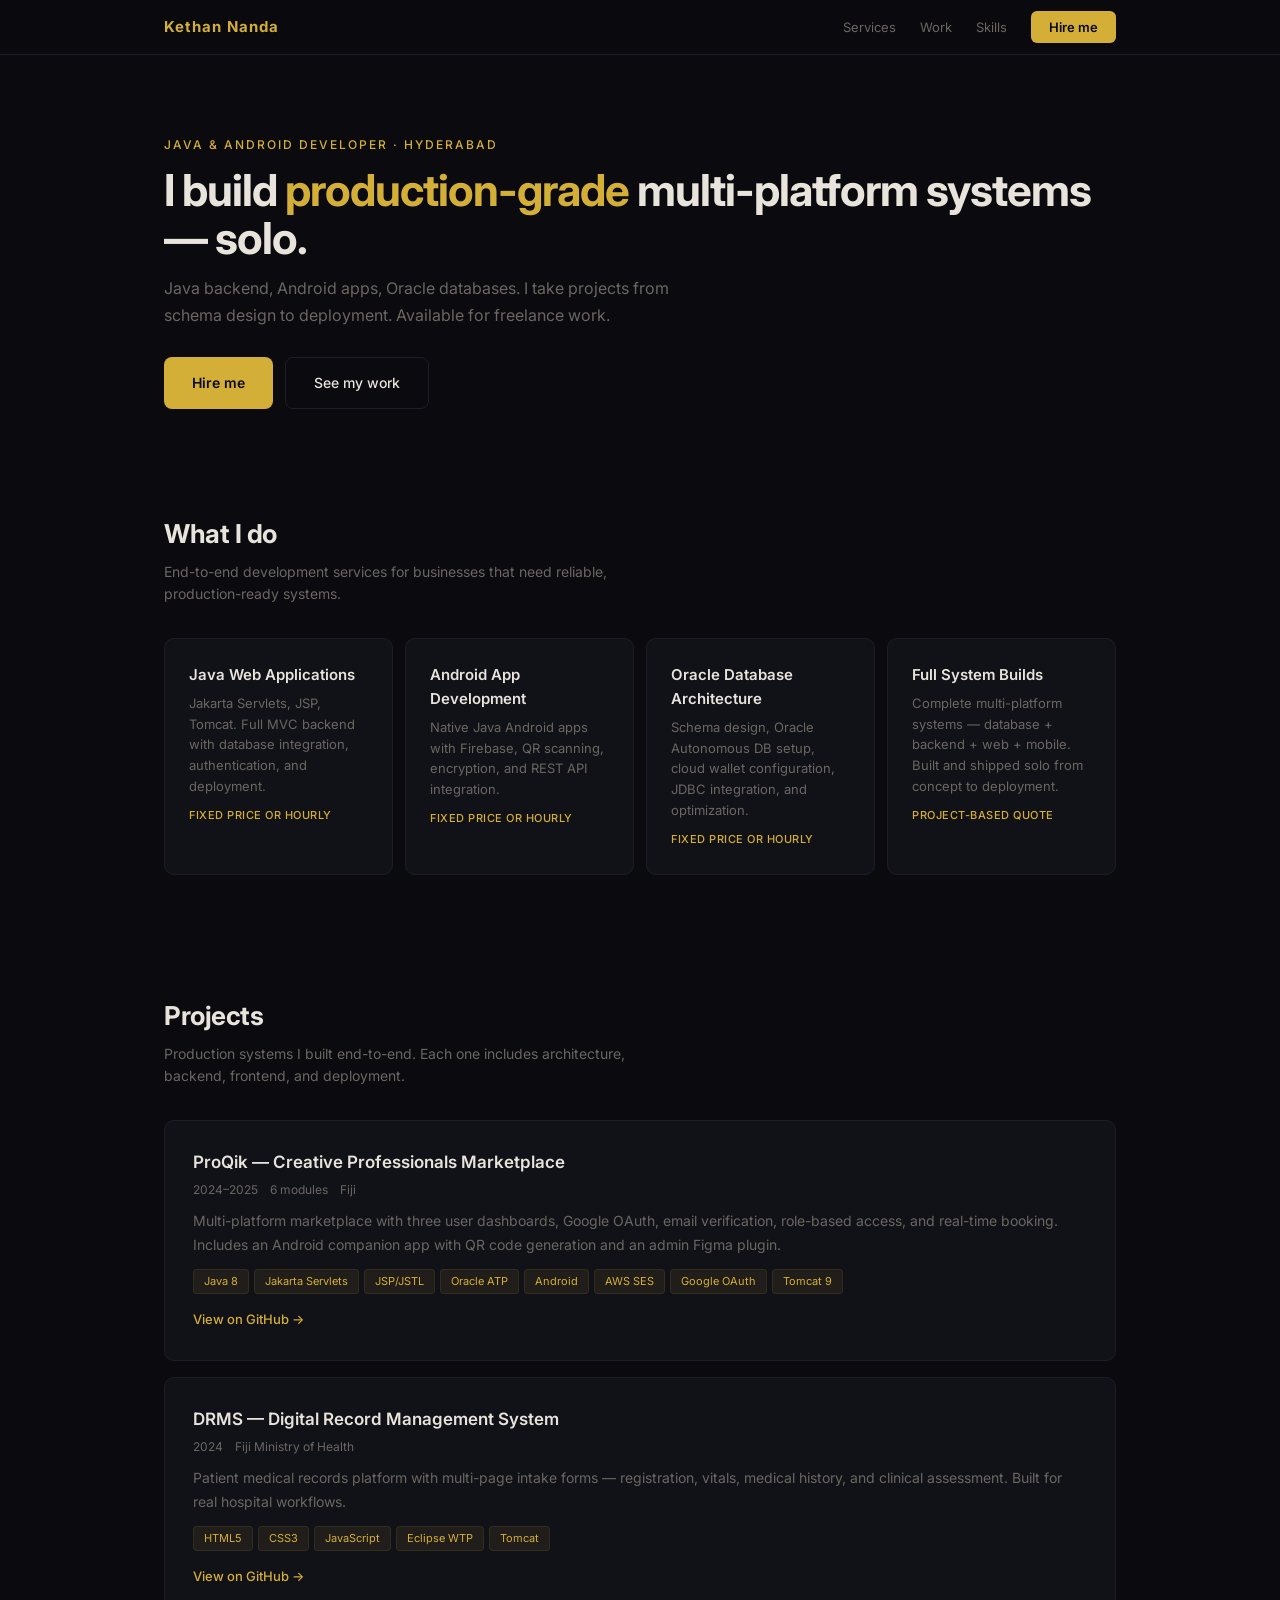
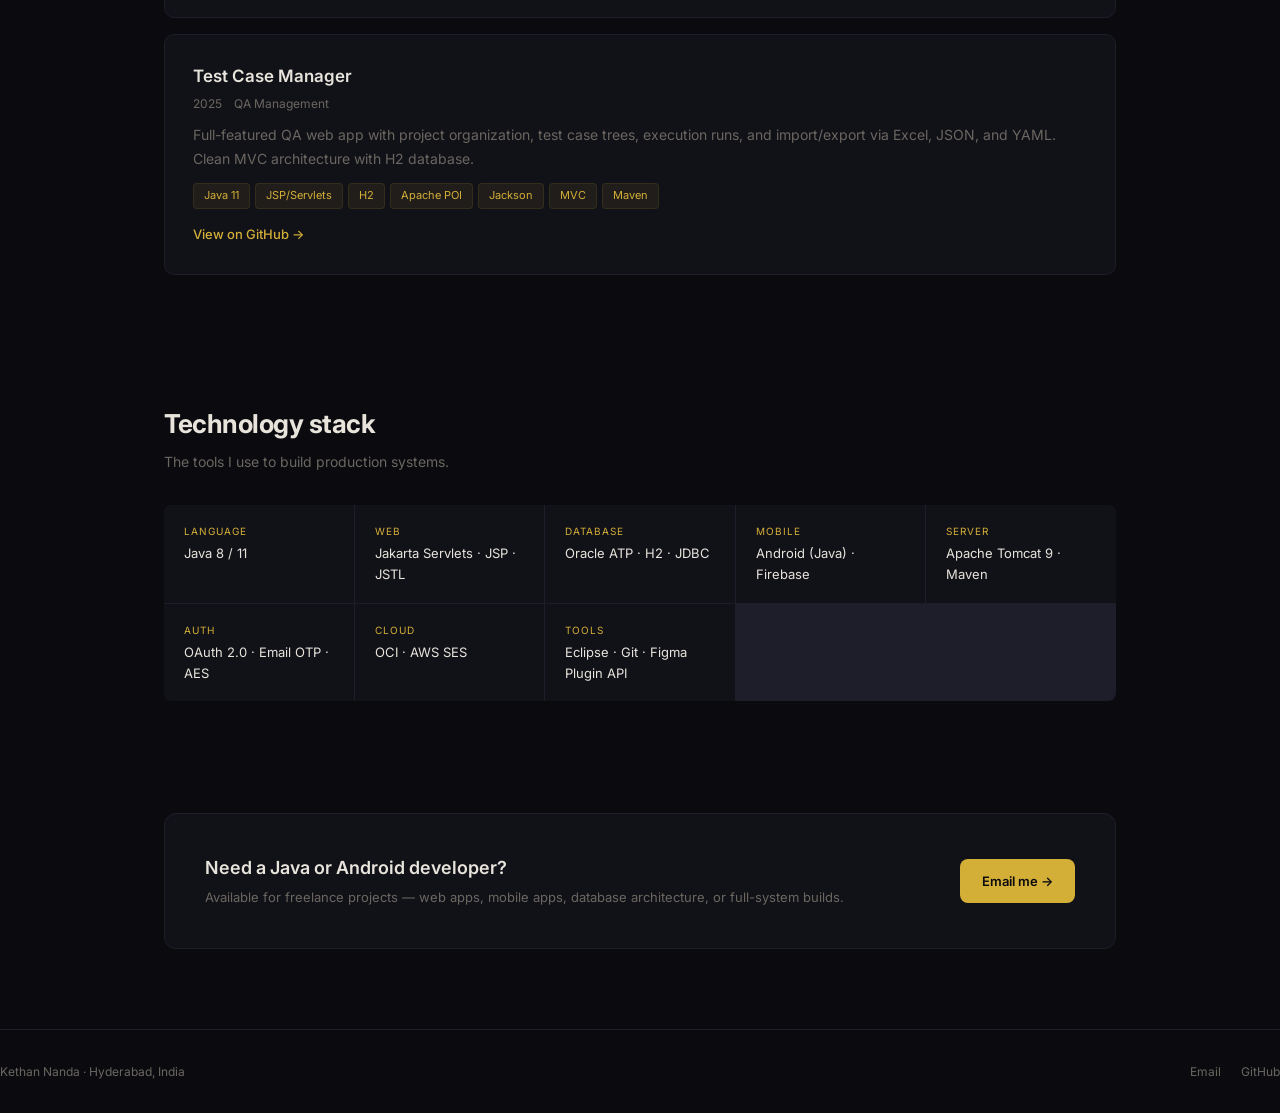
<file: docs/index.html>
<!DOCTYPE html>
<html lang="en">
<head>
<meta charset="UTF-8">
<meta name="viewport" content="width=device-width, initial-scale=1.0">
<title>Kethan Nanda — Java & Android Freelance Developer | Hyderabad</title>
<meta name="description" content="Freelance Java developer in Hyderabad. I build complete multi-platform systems — web apps, Android apps, Oracle databases. Available for hire.">
<meta name="keywords" content="Java developer freelance, Android developer Hyderabad, Java web applications, Oracle database, freelance full stack">
<link href="https://fonts.googleapis.com/css2?family=Inter:wght@400;500;600;700&display=swap" rel="stylesheet">
<style>
:root{--bg:#0a0a0f;--surface:#111118;--border:#1e1e2a;--gold:#d4af37;--gold-dim:#a8882e;--gold-soft:rgba(212,175,55,.08);--text:#e8e4dc;--muted:#6b6760;--font:'Inter',system-ui,sans-serif}
*{margin:0;padding:0;box-sizing:border-box}
html{scroll-behavior:smooth}
body{font-family:var(--font);background:var(--bg);color:var(--text);line-height:1.6;-webkit-font-smoothing:antialiased}

/* nav */
nav{position:sticky;top:0;z-index:50;background:rgba(10,10,15,.85);backdrop-filter:blur(16px);border-bottom:1px solid var(--border)}
.nav-inner{max-width:1000px;margin:0 auto;display:flex;justify-content:space-between;align-items:center;padding:14px 24px}
.nav-logo{font-weight:700;font-size:15px;letter-spacing:1px;color:var(--gold);text-decoration:none}
.nav-links{display:flex;gap:24px;list-style:none}
.nav-links a{color:var(--muted);text-decoration:none;font-size:13px;transition:color .2s}
.nav-links a:hover{color:var(--text)}
.contact-btn{background:var(--gold);color:var(--bg)!important;padding:8px 18px;border-radius:6px;font-weight:600!important}
.contact-btn:hover{background:var(--gold-dim)!important}

/* layout */
.container{max-width:1000px;margin:0 auto;padding:0 24px}

/* hero */
.hero{padding:80px 0 48px}
.hero .tag{font-size:12px;color:var(--gold);letter-spacing:2px;text-transform:uppercase;margin-bottom:12px;font-weight:500}
.hero h1{font-size:44px;font-weight:700;line-height:1.1;letter-spacing:-1px;margin-bottom:12px}
.hero h1 span{color:var(--gold)}
.hero p{font-size:16px;color:var(--muted);max-width:520px;line-height:1.7;margin-bottom:28px}
.hero-actions{display:flex;gap:12px;flex-wrap:wrap}
.btn-primary{display:inline-flex;align-items:center;gap:8px;padding:14px 28px;background:var(--gold);color:var(--bg);border:none;border-radius:8px;font-size:14px;font-weight:600;cursor:pointer;text-decoration:none;transition:all .25s}
.btn-primary:hover{background:var(--gold-dim);transform:translateY(-1px)}
.btn-secondary{display:inline-flex;align-items:center;gap:8px;padding:14px 28px;background:transparent;color:var(--text);border:1px solid var(--border);border-radius:8px;font-size:14px;font-weight:500;cursor:pointer;text-decoration:none;transition:all .25s}
.btn-secondary:hover{border-color:var(--gold);color:var(--gold)}

/* section */
.section{padding:56px 0}
.section h2{font-size:26px;font-weight:700;letter-spacing:-.5px;margin-bottom:6px}
.section .sub{font-size:14px;color:var(--muted);margin-bottom:32px;max-width:480px}

/* services */
.services{display:grid;grid-template-columns:repeat(auto-fit,minmax(220px,1fr));gap:12px;margin-bottom:8px}
.service-card{background:var(--surface);border:1px solid var(--border);border-radius:10px;padding:24px;transition:border-color .2s}
.service-card:hover{border-color:rgba(212,175,55,.2)}
.service-card h3{font-size:15px;font-weight:600;margin-bottom:6px}
.service-card p{font-size:13px;color:var(--muted);line-height:1.6}
.service-card .rate{display:inline-block;margin-top:10px;font-size:11px;color:var(--gold);font-weight:500;letter-spacing:.5px;text-transform:uppercase}

/* projects */
.project-card{background:var(--surface);border:1px solid var(--border);border-radius:10px;padding:28px;margin-bottom:16px;transition:border-color .2s}
.project-card:hover{border-color:rgba(212,175,55,.15)}
.project-card h3{font-size:17px;font-weight:600;margin-bottom:4px}
.project-card .meta{font-size:12px;color:var(--muted);margin-bottom:10px;display:flex;gap:12px;flex-wrap:wrap}
.project-card .meta span{display:flex;align-items:center;gap:4px}
.project-card p{font-size:14px;color:var(--muted);line-height:1.7;margin-bottom:12px}
.tags{display:flex;flex-wrap:wrap;gap:5px;margin-bottom:12px}
.tags span{padding:3px 10px;background:var(--gold-soft);border:1px solid rgba(212,175,55,.1);border-radius:4px;font-size:11px;color:var(--gold)}
.project-card .link{display:inline-flex;align-items:center;gap:4px;font-size:13px;color:var(--gold);text-decoration:none;font-weight:500;transition:gap .2s}
.project-card .link:hover{gap:8px}

/* skills grid */
.skills-grid{display:grid;grid-template-columns:repeat(auto-fit,minmax(160px,1fr));gap:1px;background:var(--border);border-radius:8px;overflow:hidden}
.skill-item{background:var(--surface);padding:18px 20px}
.skill-item .label{font-size:10px;text-transform:uppercase;letter-spacing:1px;color:var(--gold);margin-bottom:4px}
.skill-item .value{font-size:13px;color:var(--text)}

/* contact */
.contact-section{background:var(--surface);border:1px solid var(--border);border-radius:12px;padding:40px;display:flex;justify-content:space-between;align-items:center;gap:24px;flex-wrap:wrap}
.contact-section h3{font-size:18px;font-weight:600;margin-bottom:4px}
.contact-section p{font-size:13px;color:var(--muted)}
.contact-section a{display:inline-flex;align-items:center;gap:8px;padding:12px 22px;background:var(--gold);color:var(--bg);border-radius:8px;text-decoration:none;font-size:13px;font-weight:600;transition:background .2s;white-space:nowrap}
.contact-section a:hover{background:var(--gold-dim)}

/* footer */
footer{padding:32px 0;border-top:1px solid var(--border);display:flex;justify-content:space-between;align-items:center;flex-wrap:wrap;gap:12px;margin-top:24px}
footer p{font-size:12px;color:var(--muted)}
footer .links{display:flex;gap:20px}
footer .links a{font-size:12px;color:var(--muted);text-decoration:none;transition:color .2s}
footer .links a:hover{color:var(--text)}

/* responsive */
@media(max-width:640px){
  .hero h1{font-size:30px}
  .nav-links{gap:14px}
  .nav-links a{font-size:12px}
  .contact-section{padding:28px;flex-direction:column;text-align:center}
}
</style>
</head>
<body>

<nav>
  <div class="nav-inner">
    <a href="#" class="nav-logo">Kethan Nanda</a>
    <ul class="nav-links">
      <li><a href="#services">Services</a></li>
      <li><a href="#work">Work</a></li>
      <li><a href="#skills">Skills</a></li>
      <li><a href="#contact" class="contact-btn">Hire me</a></li>
    </ul>
  </div>
</nav>

<div class="container">

<!-- hero -->
<section class="hero" id="home">
  <div class="tag">Java &amp; Android Developer · Hyderabad</div>
  <h1>I build <span>production-grade</span> multi-platform systems — solo.</h1>
  <p>Java backend, Android apps, Oracle databases. I take projects from schema design to deployment. Available for freelance work.</p>
  <div class="hero-actions">
    <a href="#contact" class="btn-primary">Hire me</a>
    <a href="#work" class="btn-secondary">See my work</a>
  </div>
</section>

<!-- services -->
<section class="section" id="services">
  <h2>What I do</h2>
  <p class="sub">End-to-end development services for businesses that need reliable, production-ready systems.</p>
  <div class="services">
    <div class="service-card">
      <h3>Java Web Applications</h3>
      <p>Jakarta Servlets, JSP, Tomcat. Full MVC backend with database integration, authentication, and deployment.</p>
      <span class="rate">Fixed price or hourly</span>
    </div>
    <div class="service-card">
      <h3>Android App Development</h3>
      <p>Native Java Android apps with Firebase, QR scanning, encryption, and REST API integration.</p>
      <span class="rate">Fixed price or hourly</span>
    </div>
    <div class="service-card">
      <h3>Oracle Database Architecture</h3>
      <p>Schema design, Oracle Autonomous DB setup, cloud wallet configuration, JDBC integration, and optimization.</p>
      <span class="rate">Fixed price or hourly</span>
    </div>
    <div class="service-card">
      <h3>Full System Builds</h3>
      <p>Complete multi-platform systems — database + backend + web + mobile. Built and shipped solo from concept to deployment.</p>
      <span class="rate">Project-based quote</span>
    </div>
  </div>
</section>

<!-- work -->
<section class="section" id="work">
  <h2>Projects</h2>
  <p class="sub">Production systems I built end-to-end. Each one includes architecture, backend, frontend, and deployment.</p>

  <div class="project-card">
    <h3>ProQik — Creative Professionals Marketplace</h3>
    <div class="meta"><span>2024–2025</span><span>6 modules</span><span>Fiji</span></div>
    <p>Multi-platform marketplace with three user dashboards, Google OAuth, email verification, role-based access, and real-time booking. Includes an Android companion app with QR code generation and an admin Figma plugin.</p>
    <div class="tags">
      <span>Java 8</span><span>Jakarta Servlets</span><span>JSP/JSTL</span><span>Oracle ATP</span>
      <span>Android</span><span>AWS SES</span><span>Google OAuth</span><span>Tomcat 9</span>
    </div>
    <a href="https://github.com/kethannebula-prog/proqik" target="_blank" class="link">View on GitHub →</a>
  </div>

  <div class="project-card">
    <h3>DRMS — Digital Record Management System</h3>
    <div class="meta"><span>2024</span><span>Fiji Ministry of Health</span></div>
    <p>Patient medical records platform with multi-page intake forms — registration, vitals, medical history, and clinical assessment. Built for real hospital workflows.</p>
    <div class="tags">
      <span>HTML5</span><span>CSS3</span><span>JavaScript</span><span>Eclipse WTP</span><span>Tomcat</span>
    </div>
    <a href="https://github.com/kethannebula-prog/DRMS" target="_blank" class="link">View on GitHub →</a>
  </div>

  <div class="project-card">
    <h3>Test Case Manager</h3>
    <div class="meta"><span>2025</span><span>QA Management</span></div>
    <p>Full-featured QA web app with project organization, test case trees, execution runs, and import/export via Excel, JSON, and YAML. Clean MVC architecture with H2 database.</p>
    <div class="tags">
      <span>Java 11</span><span>JSP/Servlets</span><span>H2</span><span>Apache POI</span>
      <span>Jackson</span><span>MVC</span><span>Maven</span>
    </div>
    <a href="https://github.com/kethannebula-prog/testcase-manager" target="_blank" class="link">View on GitHub →</a>
  </div>
</section>

<!-- skills -->
<section class="section" id="skills">
  <h2>Technology stack</h2>
  <p class="sub">The tools I use to build production systems.</p>
  <div class="skills-grid">
    <div class="skill-item"><div class="label">Language</div><div class="value">Java 8 / 11</div></div>
    <div class="skill-item"><div class="label">Web</div><div class="value">Jakarta Servlets · JSP · JSTL</div></div>
    <div class="skill-item"><div class="label">Database</div><div class="value">Oracle ATP · H2 · JDBC</div></div>
    <div class="skill-item"><div class="label">Mobile</div><div class="value">Android (Java) · Firebase</div></div>
    <div class="skill-item"><div class="label">Server</div><div class="value">Apache Tomcat 9 · Maven</div></div>
    <div class="skill-item"><div class="label">Auth</div><div class="value">OAuth 2.0 · Email OTP · AES</div></div>
    <div class="skill-item"><div class="label">Cloud</div><div class="value">OCI · AWS SES</div></div>
    <div class="skill-item"><div class="label">Tools</div><div class="value">Eclipse · Git · Figma Plugin API</div></div>
  </div>
</section>

<!-- contact -->
<section class="section" id="contact">
  <div class="contact-section">
    <div>
      <h3>Need a Java or Android developer?</h3>
      <p>Available for freelance projects — web apps, mobile apps, database architecture, or full-system builds.</p>
    </div>
    <a href="mailto:kethannebula@gmail.com">Email me →</a>
  </div>
</section>

</div>

<footer>
  <p>Kethan Nanda · Hyderabad, India</p>
  <div class="links">
    <a href="mailto:kethannebula@gmail.com">Email</a>
    <a href="https://github.com/kethannebula-prog" target="_blank">GitHub</a>
  </div>
</footer>

</body>
</html>
</file>
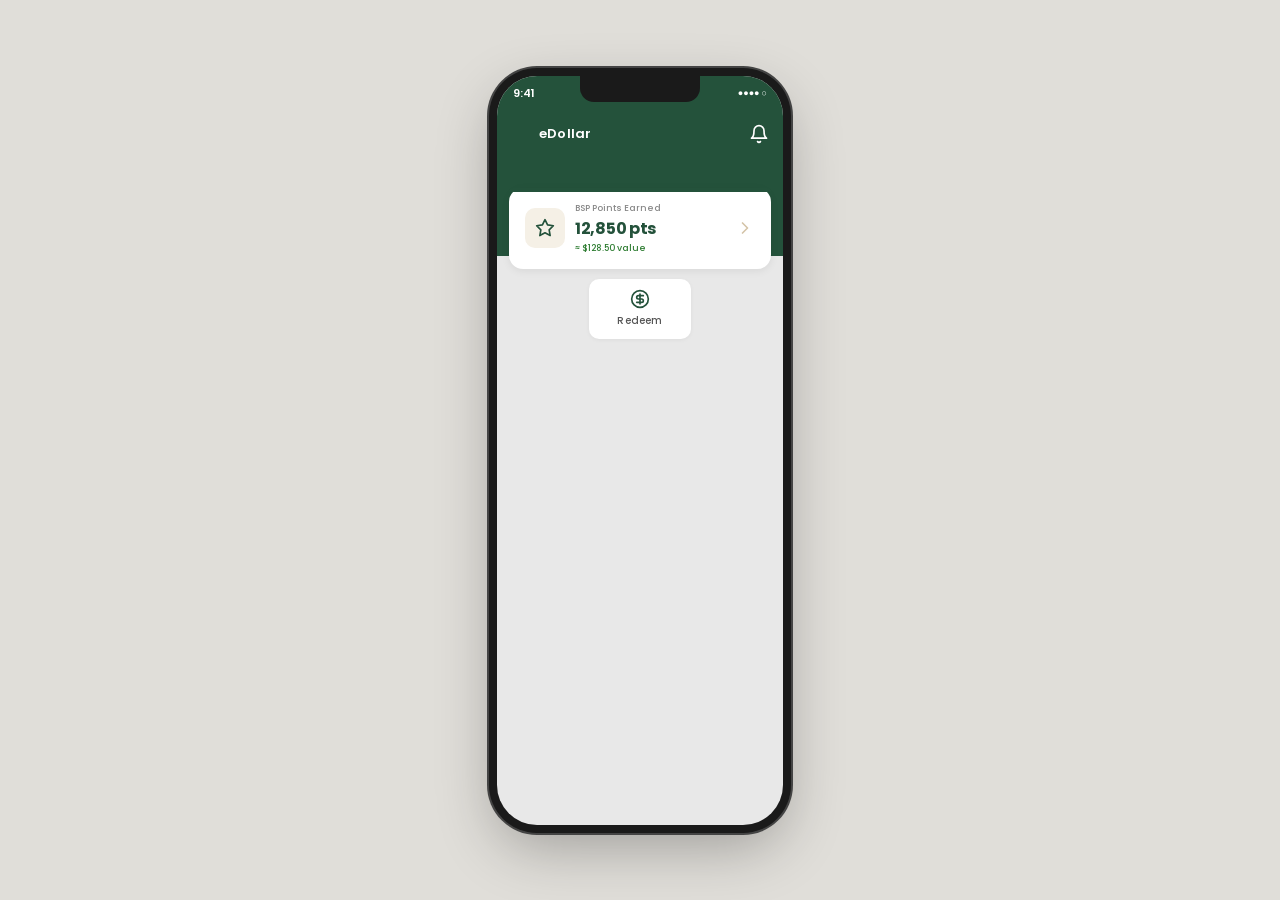
<file: bsp-wallet-rewards.html>
<!DOCTYPE html>
<html lang="en">
<head>
<meta charset="UTF-8">
<meta name="viewport" content="width=430, initial-scale=1">
<title>BSP eDollar - Wallet Rewards</title>
<link href="https://fonts.googleapis.com/css2?family=Poppins:wght@400;500;600;700;800;900&display=swap" rel="stylesheet">
<style>
* { margin:0; padding:0; box-sizing:border-box; }
body { background:#e0ded9; display:flex; justify-content:center; align-items:center; min-height:100vh; font-family:'Poppins',sans-serif; }
.phone {
  width:286px; height:749px; background:#e8e8e8; border-radius:40px;
  overflow:hidden; position:relative;
  box-shadow:0 0 0 8px #1a1a1a,0 0 0 10px #444,0 20px 60px rgba(0,0,0,.3);
}
.notch { position:absolute; top:0; left:50%; transform:translateX(-50%); width:120px; height:26px; background:#1a1a1a; border-radius:0 0 14px 14px; z-index:200; }

/* Status */
.st { height:36px; background:#24523B; display:flex; align-items:center; justify-content:space-between; padding:0 16px; color:#fff; font-size:9px; font-weight:500; }
.st .tm { font-size:11px; font-weight:600; }
.sti { display:flex; gap:4px; font-size:9px; }

/* Header */
.hd { height:44px; background:#24523B; display:flex; align-items:center; padding:0 12px; gap:6px; }
.hd .bk { color:#fff; cursor:pointer; display:flex; align-items:center; padding:2px; }
.hd h1 { flex:1; font-size:13px; font-weight:600; color:#fff; letter-spacing:.2px; }
.hd .sp { width:24px; }

/* Screens */
.sc { display:none; position:absolute; top:36px; left:0; right:0; bottom:0; flex-direction:column; }
.sc.ac { display:flex; }
.sb { flex:1; overflow-y:auto; }
.sb::-webkit-scrollbar { width:0; }
.bt { padding:10px 14px; }
.bt-r { display:flex; gap:10px; }
.bt-r .bp { flex:1; }
.bpc {
  flex:1; padding:12px; background:#fff; color:#0b0b0b; border:1.5px solid #d9d9d9; border-radius:10px;
  font-size:11px; font-weight:600; font-family:'Poppins',sans-serif; cursor:pointer; text-align:center; letter-spacing:.3px;
}

/* SVG icon base */
.sv { display:inline-flex; align-items:center; justify-content:center; flex-shrink:0; }
.sv svg { display:block; stroke:currentColor; fill:none; stroke-linecap:round; stroke-linejoin:round; }
.s20 svg { width:20px; height:20px; stroke-width:2; }
.s22 svg { width:22px; height:22px; stroke-width:2; }
.s24 svg { width:24px; height:24px; stroke-width:1.8; }
.s28 svg { width:28px; height:28px; stroke-width:1.5; }
.s32 svg { width:32px; height:32px; stroke-width:1.5; }
.s36 svg { width:36px; height:36px; stroke-width:1.5; }

/* Button */
.bp {
  width:100%; padding:12px; background:#24523B; color:#fff; border:none; border-radius:10px;
  font-size:11px; font-weight:600; font-family:'Poppins',sans-serif; cursor:pointer; text-align:center; letter-spacing:.3px;
}

/* Cards */
.cd { background:#fff; border-radius:12px; box-shadow:0 1px 4px rgba(0,0,0,.06); }

/* ────── SCREEN 1: Dashboard ────── */
.gbg { height:100px; background:#24523B; }
.dc {
  margin:-68px 12px 0; background:#fff; border-radius:14px; padding:14px 16px;
  box-shadow:0 2px 8px rgba(0,0,0,.07); position:relative; cursor:pointer;
}
.dc .ac { position:absolute; top:0; left:0; right:0; height:4px; background:#24523B; border-radius:14px 14px 0 0; }
.dc .rw { display:flex; align-items:center; gap:10px; }
.dc .iw {
  width:40px; height:40px; border-radius:10px; background:#f5f0e6;
  display:flex; align-items:center; justify-content:center; color:#24523B; flex-shrink:0;
}
.dc .if { flex:1; }
.dc .if .lb { font-size:9px; color:#888; font-weight:500; }
.dc .if .pt { font-size:16px; font-weight:700; color:#24523B; margin:1px 0; letter-spacing:-.3px; }
.dc .if .su { font-size:9px; color:#2e7d32; font-weight:500; }
.dc .ar { color:#d4c4a8; }

.qac { display:flex; justify-content:center; margin:10px 12px; }
.qa {
  background:#fff; border-radius:10px; padding:10px 28px; text-align:center; cursor:pointer;
  display:flex; flex-direction:column; align-items:center; gap:4px; box-shadow:0 1px 4px rgba(0,0,0,.05);
}
.qa .qi { color:#24523B; }
.qa .ql { font-size:10px; color:#555; font-weight:500; letter-spacing:.2px; }

/* ────── SCREEN 2: Points Detail ────── */
.ph { text-align:center; padding:32px 16px 16px; }
.ph .bg { font-size:32px; font-weight:800; color:#24523B; line-height:1.1; letter-spacing:-.5px; }
.ph .un { font-size:13px; color:#888; font-weight:500; }
.ph .eq { font-size:11px; color:#2e7d32; font-weight:500; margin-top:6px; }
.ph .if2 { font-size:9px; color:#888; margin-top:3px; }

/* ────── SCREEN 3: Redemption Choice ────── */
.cc {
  margin:6px 12px; padding:12px 14px; background:#fff; border-radius:12px;
  border:1.5px solid #eee; display:flex; align-items:center; gap:10px; cursor:pointer;
}
.cc.sl, .cc:hover { border-color:#24523B; background:#fafcfa; }
.cc .ci { color:#24523B; flex-shrink:0; }
.cc .cb { flex:1; }
.cc .cb .ct { font-size:11px; font-weight:600; color:#0b0b0b; }
.cc .cb .cd { font-size:9px; color:#888; margin-top:1px; line-height:1.3; }
.cc .ra { width:18px; height:18px; border-radius:50%; border:2px solid #ccc; display:flex; align-items:center; justify-content:center; flex-shrink:0; }
.cc.sl .ra { border-color:#24523B; }
.cc.sl .ra::after { content:''; width:10px; height:10px; border-radius:50%; background:#24523B; }

.ai { margin:0 12px 4px; display:none; }
.ai.sh { display:block; }
.ai label { font-size:9px; color:#555; font-weight:500; display:block; margin-bottom:4px; }
.ai .aw { display:flex; align-items:center; border:1px solid #ddd; border-radius:8px; padding:0 10px; }
.ai .aw sp { font-size:13px; font-weight:600; color:#24523B; }
.ai .aw input {
  flex:1; border:none; padding:10px 6px; font-size:14px; font-weight:600;
  font-family:'Poppins',sans-serif; color:#0b0b0b; outline:none;
}
.ai .av { font-size:9px; color:#888; margin-top:4px; }

/* ────── SCREEN 4: Wallet Select ────── */
.wi {
  margin:4px 12px; padding:12px; background:#fff; border-radius:10px;
  border:1.5px solid #eee; display:flex; align-items:center; gap:10px; cursor:pointer;
}
.wi.sl, .wi:hover { border-color:#24523B; }
.wi .wii { color:#24523B; flex-shrink:0; }
.wi .wb { flex:1; }
.wi .wb .wt { font-size:11px; font-weight:600; color:#0b0b0b; }
.wi .wb .ws { font-size:8px; color:#888; margin-top:1px; }
.wi .wb .wbl { font-size:10px; font-weight:600; color:#24523B; margin-top:3px; }
.wi .wr { width:18px; height:18px; border-radius:50%; border:2px solid #ccc; display:flex; align-items:center; justify-content:center; flex-shrink:0; }
.wi.sl .wr { border-color:#24523B; }
.wi.sl .wr::after { content:''; width:10px; height:10px; border-radius:50%; background:#24523B; }

/* ────── SCREEN 5: MPIN ────── */
.mh { text-align:center; padding:24px 16px 12px; }
.mh .lw {
  width:48px; height:48px; border-radius:50%; background:#f5f0e6;
  display:flex; align-items:center; justify-content:center; margin:0 auto 12px; color:#24523B;
}
.mh .h { font-size:13px; font-weight:600; color:#0b0b0b; }
.mh .s { font-size:9px; color:#888; margin-top:2px; }
.pd { display:flex; justify-content:center; gap:14px; margin:24px 0; }
.pdt { width:12px; height:12px; border-radius:50%; border:2px solid #ddd; }
.pdt.fl { background:#24523B; border-color:#24523B; }
.kp { display:grid; grid-template-columns:repeat(3,1fr); gap:8px; padding:0 36px; margin-bottom:12px; }
.key { height:46px; border:none; background:#f5f5f5; border-radius:12px; font-size:18px; font-weight:600; cursor:pointer; font-family:'Poppins',sans-serif; color:#0b0b0b; }
.key:hover { background:#eee; }
.kc { display:flex; align-items:center; justify-content:center; color:#888; }
.kc svg { width:20px; height:20px; stroke:#888; fill:none; stroke-width:2; stroke-linecap:round; stroke-linejoin:round; }

/* ────── SCREEN 6: Success ────── */
.sh { text-align:center; padding:40px 16px; flex:1; display:flex; flex-direction:column; align-items:center; justify-content:center; }
.sh .ck {
  width:60px; height:60px; border-radius:50%; background:#e8f5e9;
  display:flex; align-items:center; justify-content:center; margin-bottom:14px; color:#2e7d32;
}
.sh .ck svg { width:28px; height:28px; stroke:currentColor; fill:none; stroke-width:2.5; stroke-linecap:round; stroke-linejoin:round; }
.sh .h { font-size:16px; font-weight:700; color:#24523B; margin-bottom:2px; }
.sh .s { font-size:10px; color:#666; }
.sh .am { font-size:20px; font-weight:700; color:#24523B; margin:8px 0 2px; letter-spacing:-.3px; }
.sh .wl2 { font-size:9px; color:#888; }
.sh .nb { font-size:10px; color:#2e7d32; font-weight:500; margin-top:12px; }

/* ────── COMMON ────── */
.nt { margin:3px 12px; background:#f5f0e6; border-radius:8px; padding:8px 10px; display:flex; align-items:center; gap:6px; }
.nt .nti { color:#24523B; flex-shrink:0; }
.nt .ntt { font-size:8px; color:#24523B; font-weight:500; line-height:1.3; }
.sl { font-size:10px; font-weight:600; color:#0b0b0b; margin:12px 12px 6px; }
.fi { animation:fi .25s ease; }
@keyframes fi { from{opacity:0;transform:translateY(8px)} to{opacity:1;transform:translateY(0)} }
</style>
</head>
<body>
<div class="phone">
  <div class="notch"></div>
  <div class="st">
    <span class="tm">9:41</span>
    <span class="sti">●●●● ○</span>
  </div>

  <!-- ========== SCREEN 1: Dashboard ========== -->
  <div id="s1" class="sc ac">
    <div class="hd">
      <span class="sp"></span>
      <h1>eDollar</h1>
      <span class="bk sv s20"><svg viewBox="0 0 24 24"><path d="M18 8A6 6 0 0 0 6 8c0 7-3 9-3 9h18s-3-2-3-9"/><path d="M13.73 21a2 2 0 0 1-3.46 0"/></svg></span>
    </div>
    <div class="sb">
      <div class="gbg"></div>
      <div class="dc" onclick="go(2)">
        <div class="ac"></div>
        <div class="rw">
          <div class="iw sv s20"><svg viewBox="0 0 24 24"><polygon points="12 2 15.09 8.26 22 9.27 17 14.14 18.18 21.02 12 17.77 5.82 21.02 7 14.14 2 9.27 8.91 8.26 12 2"/></svg></div>
          <div class="if">
            <div class="lb">BSP Points Earned</div>
            <div class="pt">12,850 pts</div>
            <div class="su">≈ $128.50 value</div>
          </div>
          <span class="ar sv s20"><svg viewBox="0 0 24 24"><polyline points="9 18 15 12 9 6"/></svg></span>
        </div>
      </div>
      <div class="qac">
        <div class="qa" onclick="go(3)">
          <span class="qi sv s20"><svg viewBox="0 0 24 24"><circle cx="12" cy="12" r="10"/><path d="M16 8h-6a2 2 0 1 0 0 4h4a2 2 0 1 1 0 4H8"/><path d="M12 18V6"/></svg></span>
          <span class="ql">Redeem</span>
        </div>
      </div>
    </div>
  </div>

  <!-- ========== SCREEN 2: Points Detail ========== -->
  <div id="s2" class="sc">
    <div class="hd">
      <span class="bk sv s20" onclick="go(1)"><svg viewBox="0 0 24 24"><polyline points="15 18 9 12 15 6"/></svg></span>
      <h1>BSP Points Earned</h1>
      <span class="sp"></span>
    </div>
    <div class="sb">
      <div class="ph fi">
        <div class="bg">12,850</div>
        <div class="un">pts</div>
        <div class="eq">≈ $128.50 value</div>
        <div class="if2">Across 3 active wallets</div>
      </div>
      <div class="nt">
        <span class="nti sv s16"><svg viewBox="0 0 24 24"><path d="M9 18h6"/><path d="M10 22h4"/><path d="M15.09 14c.18-.98.65-1.74 1.41-2.5A4.65 4.65 0 0 0 18 8 6 6 0 0 0 6 8c0 1 .23 2.23 1.5 3.5A4.61 4.61 0 0 1 8.91 14"/></svg></span>
        <span class="ntt">Points accumulated across all eDollar wallets. Rate: 100 pts = $1.00</span>
      </div>
    </div>
    <div class="bt">
      <button class="bp" onclick="go(3)">Redeem Points</button>
    </div>
  </div>

  <!-- ========== SCREEN 3: Redemption Choice ========== -->
  <div id="s3" class="sc">
    <div class="hd">
      <span class="bk sv s20" onclick="go(2)"><svg viewBox="0 0 24 24"><polyline points="15 18 9 12 15 6"/></svg></span>
      <h1>Redeem Points</h1>
      <span class="sp"></span>
    </div>
    <div class="sb">
      <div class="ph" style="padding:18px 12px 4px;">
        <div style="font-size:10px;color:#888;font-weight:500;">Available Balance</div>
        <div style="font-size:20px;font-weight:700;color:#24523B;margin:2px 0;letter-spacing:-.3px;">12,850 pts</div>
        <div style="font-size:10px;color:#2e7d32;font-weight:500;">= $128.50</div>
      </div>
      <div class="sl">Choose redemption type</div>
      <div class="cc" id="pc" onclick="selP()">
        <span class="ci sv s22"><svg viewBox="0 0 24 24"><circle cx="12" cy="12" r="10"/><path d="M16 8h-6a2 2 0 1 0 0 4h4a2 2 0 1 1 0 4H8"/><path d="M12 6v12"/></svg></span>
        <div class="cb">
          <div class="ct">Partial Redemption</div>
          <div class="cd">Enter a specific amount of points to redeem</div>
        </div>
        <div class="ra"></div>
      </div>
      <div class="ai" id="ai">
        <label>Enter points to redeem</label>
        <div class="aw">
          <sp>$</sp>
          <input type="number" id="am" value="500" step="100" min="100" oninput="upV()">
        </div>
        <div class="av" id="pv">= $5.00 value</div>
      </div>
      <div class="cc" id="fc" onclick="selF()">
        <span class="ci sv s22"><svg viewBox="0 0 24 24"><path d="M6 9H4.5a2.5 2.5 0 0 1 0-5H6"/><path d="M18 9h1.5a2.5 2.5 0 0 0 0-5H18"/><path d="M4 22h16"/><path d="M10 14.66V17c0 .55-.47.98-.97 1.21C7.85 18.75 7 20.24 7 22"/><path d="M14 14.66V17c0 .55.47.98.97 1.21C16.15 18.75 17 20.24 17 22"/><path d="M18 2H6v7a6 6 0 0 0 12 0V2Z"/></svg></span>
        <div class="cb">
          <div class="ct">Full Redemption</div>
          <div class="cd">Redeem all 12,850 points at once — zeros out balance</div>
        </div>
        <div class="ra"></div>
      </div>
    </div>
    <div class="bt">
      <div class="bt-r">
        <button class="bpc" onclick="go(2)">Cancel</button>
        <button class="bp" id="rb" onclick="if(!document.getElementById('pc').classList.contains('sl')&&!document.getElementById('fc').classList.contains('sl'))return;go(4)" style="opacity:.4;font-size:10px;">Select redemption type</button>
      </div>
    </div>
  </div>

  <!-- ========== SCREEN 4: Wallet Selection ========== -->
  <div id="s4" class="sc">
    <div class="hd">
      <span class="bk sv s20" onclick="go(3)"><svg viewBox="0 0 24 24"><polyline points="15 18 9 12 15 6"/></svg></span>
      <h1>Select Wallet</h1>
      <span class="sp"></span>
    </div>
    <div class="sb">
      <div class="sl" style="margin-top:14px;">Choose wallet to credit</div>
      <div class="wi sl" onclick="selW(this)">
        <span class="wii sv s22"><svg viewBox="0 0 24 24"><polygon points="12 2 2 7 22 7 12 2"/><path d="M2 10h20"/><path d="M4 10v8"/><path d="M8 10v8"/><path d="M12 10v8"/><path d="M16 10v8"/><path d="M20 10v8"/><path d="M4 18h16v3H4z"/></svg></span>
        <div class="wb">
          <div class="wt">90000000127 - Travel Wallet</div>
          <div class="ws">Avail Balance</div>
          <div class="wbl">FJD 4,830.00</div>
        </div>
        <div class="wr"></div>
      </div>
      <div class="wi" onclick="selW(this)">
        <span class="wii sv s22"><svg viewBox="0 0 24 24"><rect x="2" y="7" width="20" height="14" rx="2" ry="2"/><path d="M16 21V5a2 2 0 0 0-2-2h-4a2 2 0 0 0-2 2v16"/></svg></span>
        <div class="wb">
          <div class="wt">90000000190 - Air Flight</div>
          <div class="ws">Avail Balance</div>
          <div class="wbl">FJD 3,091.49</div>
        </div>
        <div class="wr"></div>
      </div>
      <div class="wi" onclick="selW(this)">
        <span class="wii sv s22"><svg viewBox="0 0 24 24"><rect x="2" y="7" width="20" height="14" rx="2" ry="2"/><path d="M16 21V5a2 2 0 0 0-2-2h-4a2 2 0 0 0-2 2v16"/></svg></span>
        <div class="wb">
          <div class="wt">90000000065 - Food Wallet</div>
          <div class="ws">Avail Balance</div>
          <div class="wbl">FJD 3.00</div>
        </div>
        <div class="wr"></div>
      </div>
      <div class="nt" style="margin:10px 12px;">
        <span class="nti sv s16"><svg viewBox="0 0 24 24"><rect x="3" y="11" width="18" height="11" rx="2" ry="2"/><path d="M7 11V7a5 5 0 0 1 10 0v4"/></svg></span>
        <span class="ntt">MPIN required to authorize this redemption</span>
      </div>
    </div>
    <div class="bt">
      <div class="bt-r">
        <button class="bpc" onclick="go(3)">Cancel</button>
        <button class="bp" onclick="go(5)">Confirm</button>
      </div>
    </div>
  </div>

  <!-- ========== SCREEN 5: MPIN (4 digits) ========== -->
  <div id="s5" class="sc">
    <div class="hd">
      <span class="bk sv s20" onclick="go(4)"><svg viewBox="0 0 24 24"><polyline points="15 18 9 12 15 6"/></svg></span>
      <h1>Enter MPIN</h1>
      <span class="sp"></span>
    </div>
    <div class="sb" style="display:flex;flex-direction:column;">
      <div class="mh fi" style="flex:1;display:flex;flex-direction:column;align-items:center;justify-content:center;">
        <div class="lw sv s24"><svg viewBox="0 0 24 24"><rect x="3" y="11" width="18" height="11" rx="2" ry="2"/><path d="M7 11V7a5 5 0 0 1 10 0v4"/></svg></div>
        <div class="h">Enter your MPIN</div>
        <div class="s">Authorize redemption of points</div>
        <div class="pd" id="pds">
          <div class="pdt"></div>
          <div class="pdt"></div>
          <div class="pdt"></div>
          <div class="pdt"></div>
        </div>
        <div style="font-size:10px;color:#2e7d32;font-weight:500;margin-bottom:6px;" id="pp"></div>
      </div>
      <div class="kp">
        <button class="key" onclick="pp('1')">1</button>
        <button class="key" onclick="pp('2')">2</button>
        <button class="key" onclick="pp('3')">3</button>
        <button class="key" onclick="pp('4')">4</button>
        <button class="key" onclick="pp('5')">5</button>
        <button class="key" onclick="pp('6')">6</button>
        <button class="key" onclick="pp('7')">7</button>
        <button class="key" onclick="pp('8')">8</button>
        <button class="key" onclick="pp('9')">9</button>
        <div></div>
        <button class="key" onclick="pp('0')">0</button>
        <button class="key kc" onclick="cp()"><svg viewBox="0 0 24 24"><path d="M21 4H8l-7 8 7 8h13a2 2 0 0 0 2-2V6a2 2 0 0 0-2-2z"/><line x1="18" y1="9" x2="12" y2="15"/><line x1="12" y1="9" x2="18" y2="15"/></svg></button>
      </div>
    </div>
  </div>

  <!-- ========== SCREEN 6: Success ========== -->
  <div id="s6" class="sc">
    <div class="hd">
      <span class="sp"></span>
      <h1>Success</h1>
      <span class="sp"></span>
    </div>
    <div class="sb" style="display:flex;flex-direction:column;">
      <div class="sh fi">
        <div class="ck"><svg viewBox="0 0 24 24"><path d="M20 6L9 17l-5-5"/></svg></div>
        <div class="h">Redemption Successful!</div>
        <div class="s">Your points have been redeemed</div>
        <div class="am" id="sa">$5.00</div>
        <div class="wl2" id="sw">Credited to 90000000127 - Travel Wallet</div>
        <div class="nb" id="snb">New Balance: 12,350 pts</div>
      </div>
    </div>
    <div class="bt">
      <button class="bp" onclick="go(1)">Done</button>
    </div>
  </div>
</div>

<script>
function go(n) {
  document.querySelectorAll('.sc').forEach(s => s.classList.remove('ac'));
  document.getElementById('s'+n).classList.add('ac');
  const b = document.querySelector('#s'+n+' .sb');
  if (b) b.scrollTop = 0;
  if (n===5) rp();
  if (n===6) sV();
}
function selP() {
  document.getElementById('pc').classList.add('sl');
  document.getElementById('fc').classList.remove('sl');
  document.getElementById('ai').classList.add('sh');
  const b = document.getElementById('rb');
  b.textContent = 'Confirm'; b.style.opacity = '1'; b.style.fontSize = '11px';
}
function selF() {
  document.getElementById('pc').classList.remove('sl');
  document.getElementById('fc').classList.remove('sl');
  document.getElementById('fc').classList.add('sl');
  document.getElementById('ai').classList.remove('sh');
  const b = document.getElementById('rb');
  b.textContent = 'Redeem All 12,850 pts'; b.style.opacity = '1'; b.style.fontSize = '11px';
}
function upV() {
  const p = parseInt(document.getElementById('am').value)||0;
  document.getElementById('pv').textContent = '= $' + (p/100).toFixed(2) + ' value';
}
function selW(el) {
  document.querySelectorAll('.wi').forEach(w => w.classList.remove('sl'));
  el.classList.add('sl');
}
let pin = '';
function pp(d) {
  if (pin.length>=4) return;
  pin+=d; uP();
  if (pin.length===4) setTimeout(()=>go(6),300);
}
function cp() { pin=pin.slice(0,-1); uP(); }
function rp() { pin=''; uP(); }
function uP() {
  document.querySelectorAll('.pdt').forEach((d,i)=>d.classList.toggle('fl',i<pin.length));
  document.getElementById('pp').textContent = pin ? '•'.repeat(pin.length) : '';
}
function sV() {
  const f = document.getElementById('fc').classList.contains('sl');
  if (f) {
    document.getElementById('sa').textContent = '$128.50';
    document.getElementById('snb').textContent = 'New Balance: 0 pts';
  } else {
    const p = parseInt(document.getElementById('am').value)||500;
    document.getElementById('sa').textContent = '$'+(p/100).toFixed(2);
    document.getElementById('snb').textContent = 'New Balance: '+(12850-p).toLocaleString()+' pts';
  }
  const sw = document.querySelector('.wi.sl');
  if (sw) {
    const n = sw.querySelector('.wt').textContent;
    const nu = sw.querySelector('.wbl').textContent;
    document.getElementById('sw').textContent = 'Credited to '+n;
  }
}
upV();
</script>
</body>
</html>
</file>
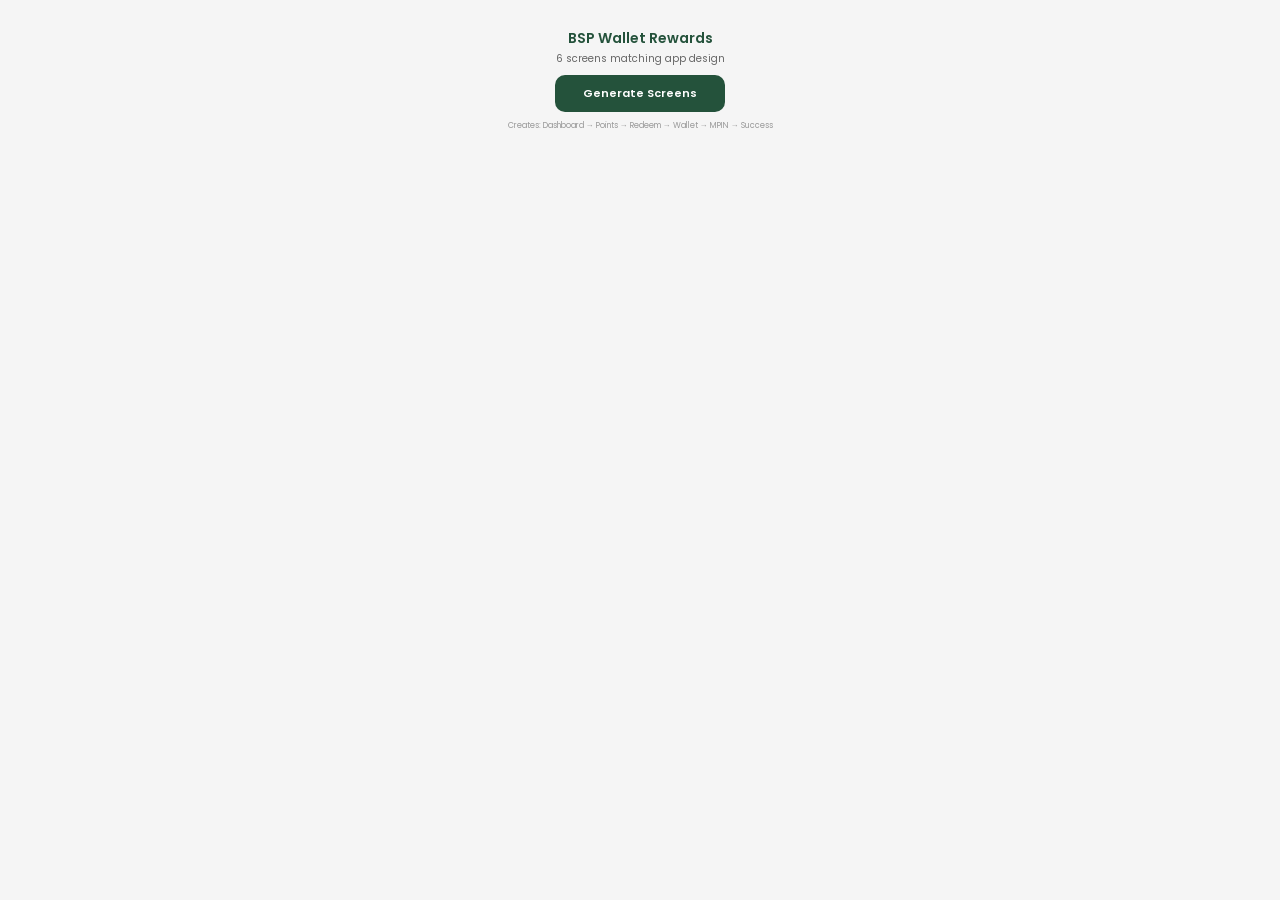
<file: figma-plugin/ui.html>
<!DOCTYPE html>
<html>
<head>
  <link href="https://fonts.googleapis.com/css2?family=Poppins:wght@400;500;600;700&display=swap" rel="stylesheet">
  <style>
    body { font-family: Poppins, sans-serif; background: #f5f5f5; margin: 0; padding: 16px; text-align: center; }
    h2 { color: #24523B; font-size: 14px; font-weight: 600; margin-bottom: 2px; }
    p { color: #666; font-size: 10px; margin: 2px 0 8px; }
    button {
      background: #24523B; color: white; border: none; border-radius: 10px;
      padding: 10px 28px; font-size: 11px; cursor: pointer; font-family: Poppins, sans-serif; font-weight: 600;
    }
    button:hover { background: #1a3d2c; }
    .info { font-size: 8px; color: #999; margin-top: 8px; }
  </style>
</head>
<body>
  <h2>BSP Wallet Rewards</h2>
  <p>6 screens matching app design</p>
  <button id="generate">Generate Screens</button>
  <div class="info">Creates: Dashboard → Points → Redeem → Wallet → MPIN → Success</div>
  <script>
    document.getElementById('generate').onclick = () => {
      parent.postMessage({ pluginMessage: { type: 'generate' } }, '*');
    };
  </script>
</body>
</html>
</file>
